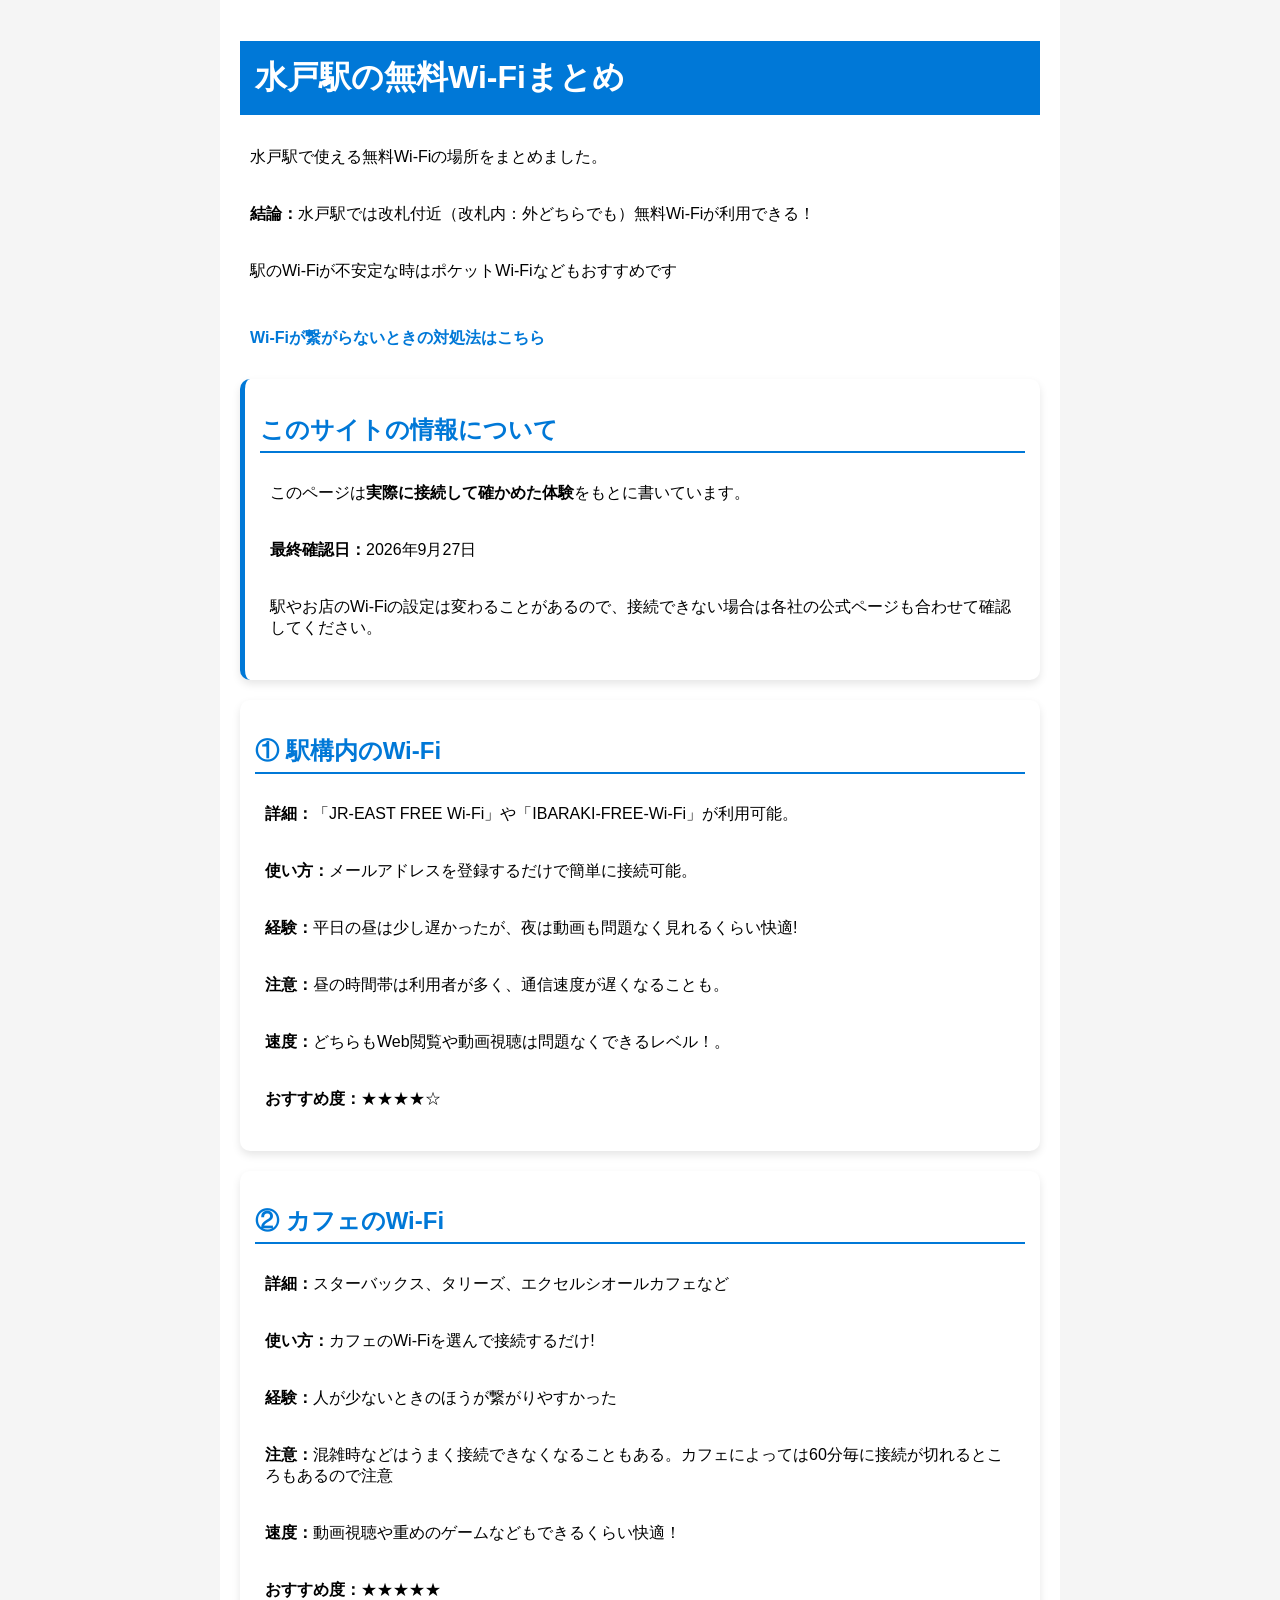
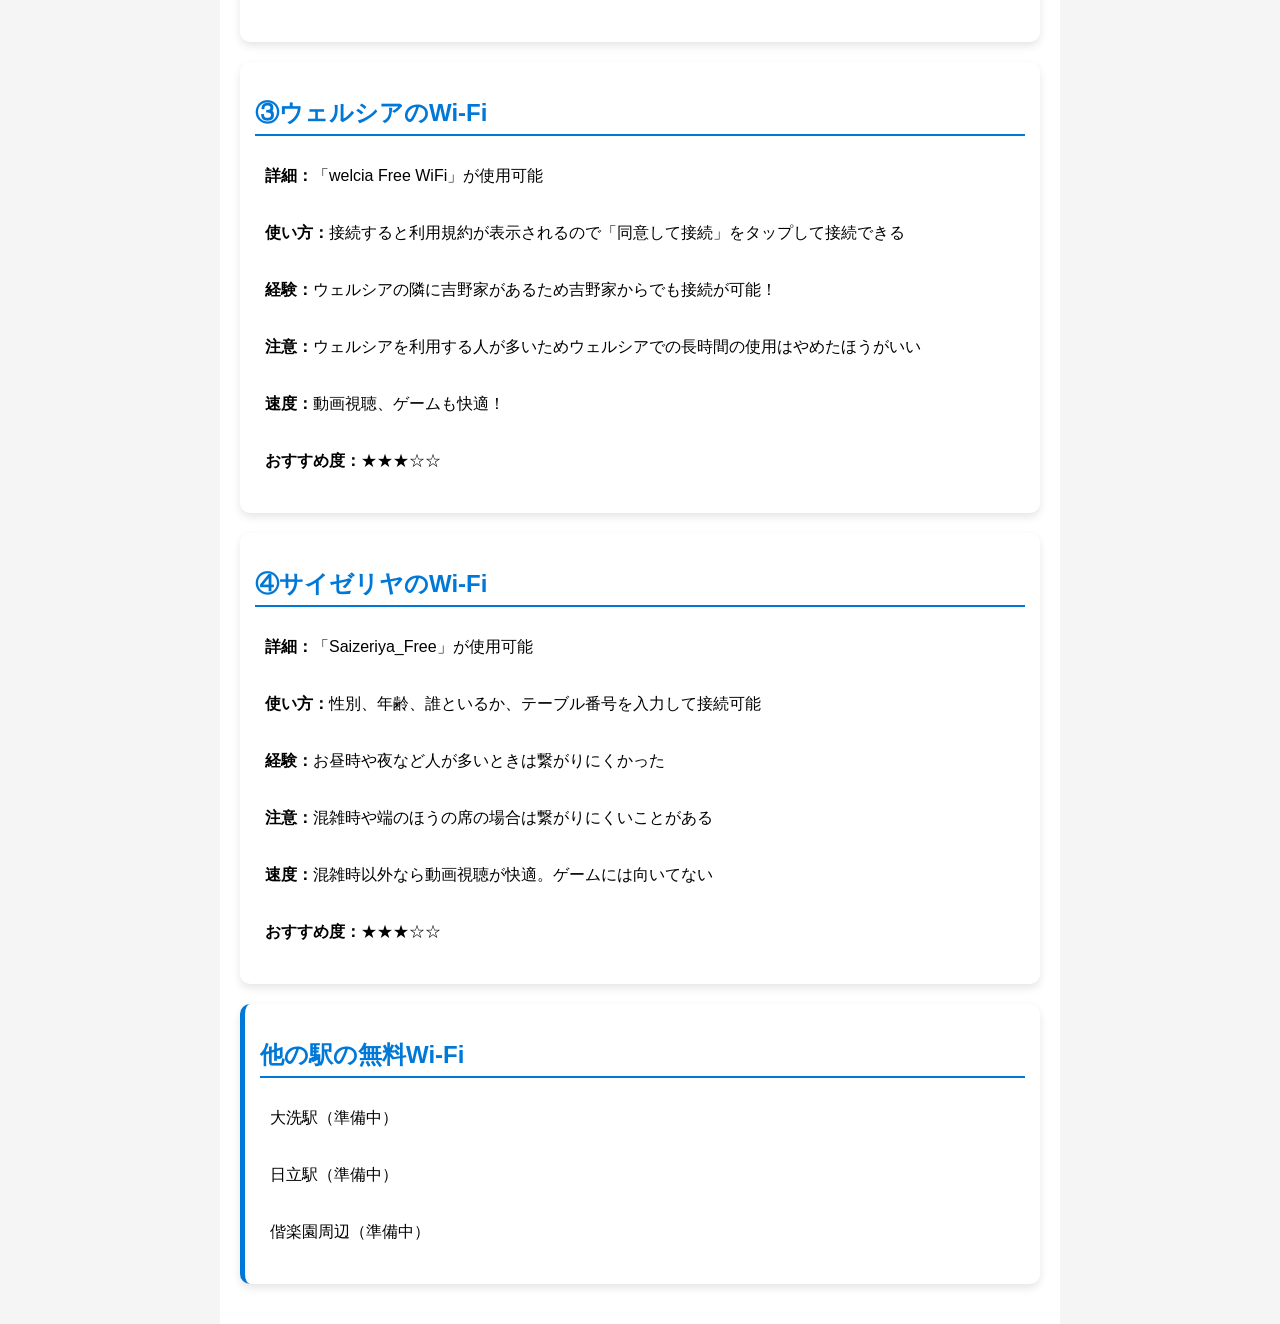
<file: index.html>
<!DOCTYPE html>
<html lang="ja">
<head>
    <meta charset="UTF-8">
    <title>水戸駅の無料Wi-Fiはどこ？改札内・カフェ・周辺スポットを実体験で解説</title>
    <link rel="stylesheet" href="style.css">
    <meta name="viewport" content="width=device-width, initial-scale=1.0">
    <meta name="description" content="水戸駅で使える無料Wi-Fiを、実際に接続した体験をもとに解説。JR-EAST FREE Wi-FiやIBARAKI-FREE-Wi-Fiの使い方、駅周辺のカフェやウェルシア・サイゼリヤのWi-Fiの速度や注意点をまとめました。">
</head>
<body>
<div class="container">

    <h1>水戸駅の無料Wi-Fiまとめ</h1>

    <p>水戸駅で使える無料Wi-Fiの場所をまとめました。</p>
    <p><strong>結論：</strong>水戸駅では改札付近（改札内：外どちらでも）無料Wi-Fiが利用できる！</p>
    <p>駅のWi-Fiが不安定な時はポケットWi-Fiなどもおすすめです</p>

    <p><a href="wifi-trouble.html">Wi-Fiが繋がらないときの対処法はこちら</a></p>

    <!-- ▼ ここから追加分：情報の信頼性を示すボックス。確認した日に書き換えて使う -->
    <div class="card">
        <h2>このサイトの情報について</h2>
        <p>このページは<strong>実際に接続して確かめた体験</strong>をもとに書いています。</p>
        <p><strong>最終確認日：</strong>2026年9月27日</p>
        <p>駅やお店のWi-Fiの設定は変わることがあるので、接続できない場合は各社の公式ページも合わせて確認してください。</p>
    </div>
    <!-- ▲ 追加分ここまで -->

    <div class="card">
   <h2>① 駅構内のWi-Fi</h2>
    <p><strong>詳細：</strong>「JR-EAST FREE Wi-Fi」や「IBARAKI-FREE-Wi-Fi」が利用可能。</p>
    <p><strong>使い方：</strong>メールアドレスを登録するだけで簡単に接続可能。</p>
    <p><strong>経験：</strong>平日の昼は少し遅かったが、夜は動画も問題なく見れるくらい快適!</p>
    <p><strong>注意：</strong>昼の時間帯は利用者が多く、通信速度が遅くなることも。</p>
    <p><strong>速度：</strong>どちらもWeb閲覧や動画視聴は問題なくできるレベル！。</p>
   <p><strong>おすすめ度：</strong>★★★★☆</p>
    </div>

    <div class="card">
    <h2>② カフェのWi-Fi</h2>
    <p><strong>詳細：</strong>スターバックス、タリーズ、エクセルシオールカフェなど</p>
    <p><strong>使い方：</strong>カフェのWi-Fiを選んで接続するだけ!</p>
    <p><strong>経験：</strong>人が少ないときのほうが繋がりやすかった</p>
    <p><strong>注意：</strong>混雑時などはうまく接続できなくなることもある。カフェによっては60分毎に接続が切れるところもあるので注意</p>

    <p><strong>速度：</strong>動画視聴や重めのゲームなどもできるくらい快適！</p>
    <p><strong>おすすめ度：</strong>★★★★★</p>
    </div>

    <div class="card">
    <h2>③ウェルシアのWi-Fi</h2>
    <p><strong>詳細：</strong>「welcia Free WiFi」が使用可能</p>
    <p><strong>使い方：</strong>接続すると利用規約が表示されるので「同意して接続」をタップして接続できる</p>
    <p><strong>経験：</strong>ウェルシアの隣に吉野家があるため吉野家からでも接続が可能！</p>
    <p><strong>注意：</strong>ウェルシアを利用する人が多いためウェルシアでの長時間の使用はやめたほうがいい</p>
    <p><strong>速度：</strong>動画視聴、ゲームも快適！</p>
    <p><strong>おすすめ度：</strong>★★★☆☆</p>
    </div>

    <div class="card">
    <h2>④サイゼリヤのWi-Fi</h2>
    <p><strong>詳細：</strong>「Saizeriya_Free」が使用可能</p>
    <p><strong>使い方：</strong>性別、年齢、誰といるか、テーブル番号を入力して接続可能</p>
    <p><strong>経験：</strong>お昼時や夜など人が多いときは繋がりにくかった</p>
    <p><strong>注意：</strong>混雑時や端のほうの席の場合は繋がりにくいことがある</p>
    <p><strong>速度：</strong>混雑時以外なら動画視聴が快適。ゲームには向いてない</p>
    <p><strong>おすすめ度：</strong>★★★☆☆</p>
    </div>

    <!-- ▼ ここから追加分：他の駅ページへの導線。ページを公開したら準備中をリンクに差し替える -->
    <div class="card">
    <h2>他の駅の無料Wi-Fi</h2>
    <p>大洗駅（準備中）</p>
    <p>日立駅（準備中）</p>
    <p>偕楽園周辺（準備中）</p>
    </div>
    <!-- ▲ 追加分ここまで -->

</div>
<script type="module" src="https://static.cloudflareinsights.com/beacon.min.js/v31edd6df95cf4e85bb4c19e7a9bdbcba1788362987495" integrity="sha512-iIg7k2xntmwu6/uSb5tpc/hySgZc4eoL31yB29W6tJFo2akwjPWcEqnCEdJvGexCL0KEQwVYv5BlowfhVz26hg==" data-cf-beacon='{"version":"2024.11.0","token":"4edd5f8ec12a48cfa682ab8261b80a79","spa":2}' crossorigin="anonymous"></script>
</body>
</html>
</file>
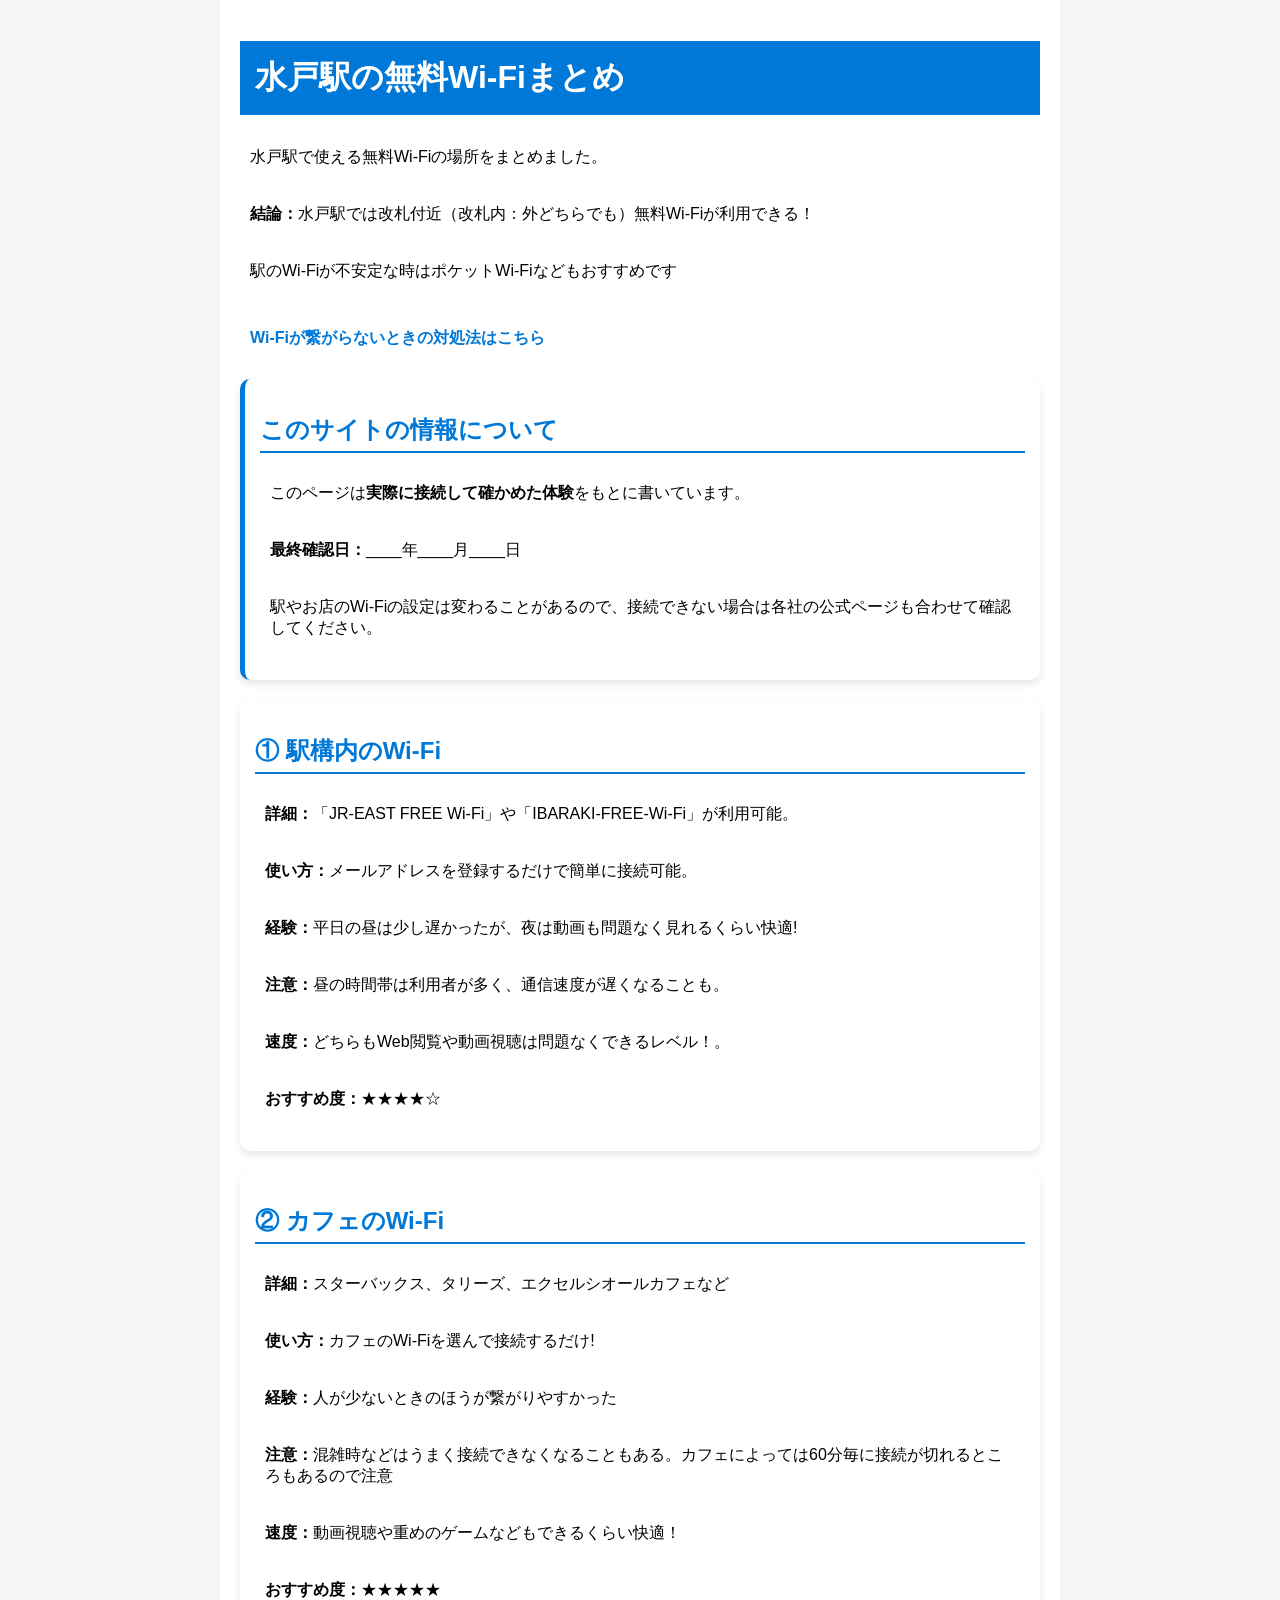
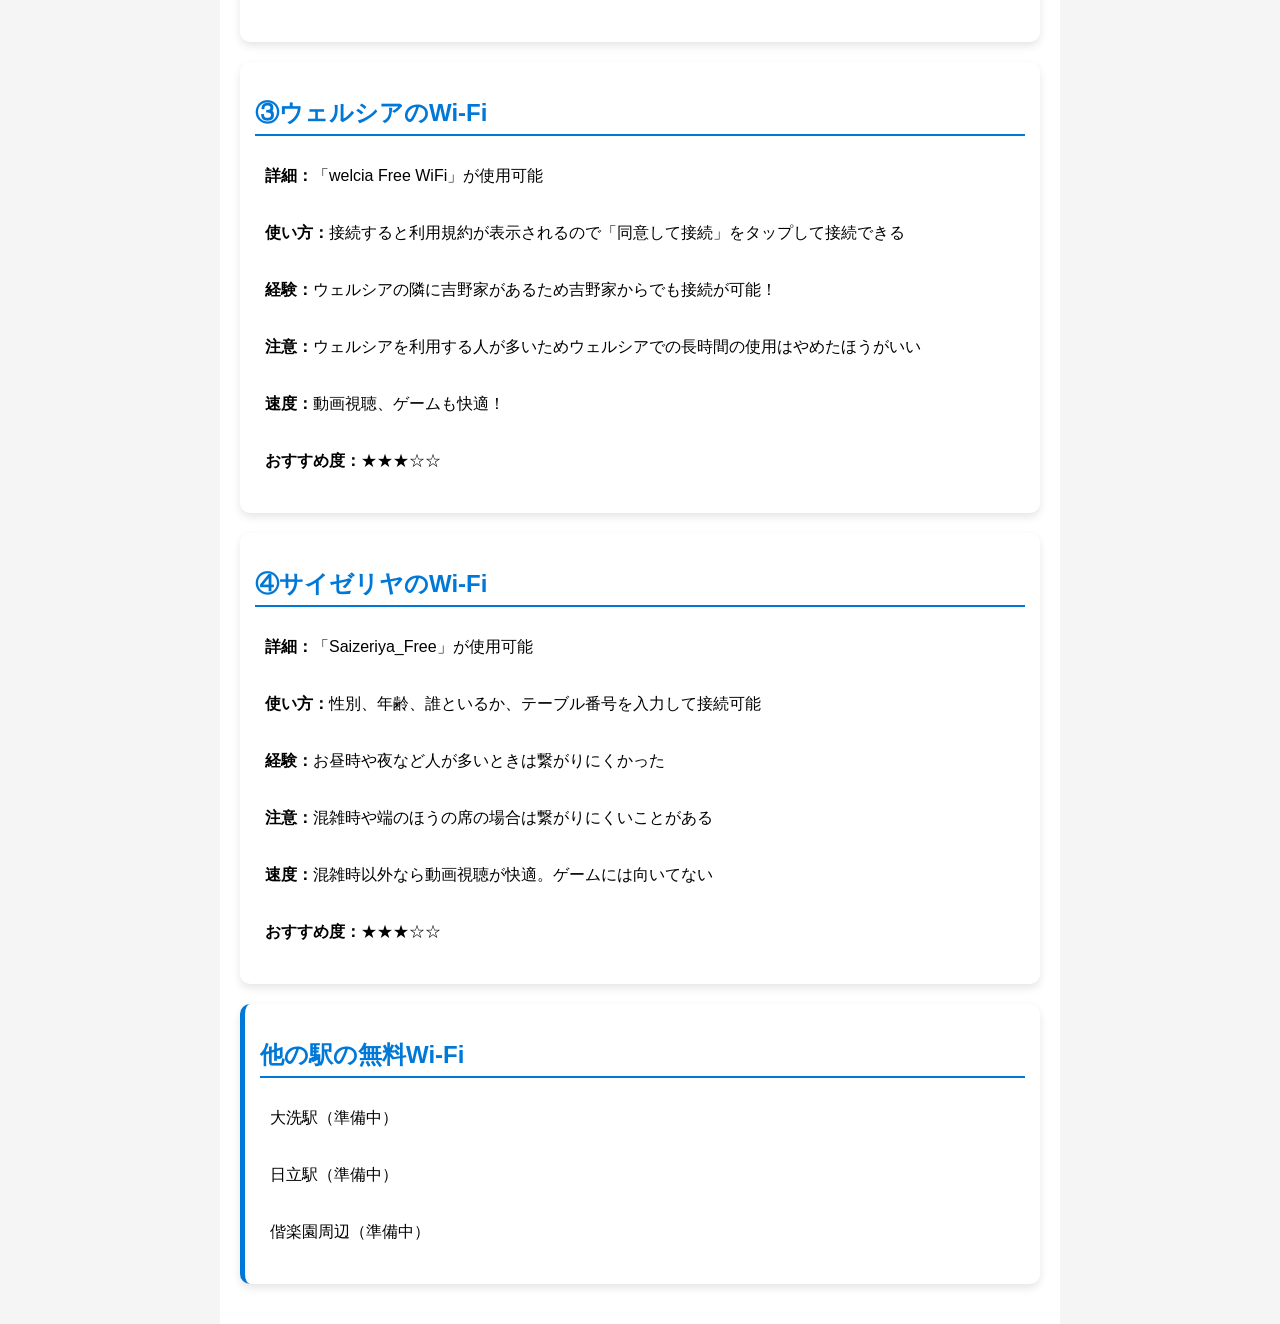
<file: index-improved.html>
<!DOCTYPE html>
<html lang="ja">
<head>
    <meta charset="UTF-8">
    <title>水戸駅の無料Wi-Fiはどこ？改札内・カフェ・周辺スポットを実体験で解説</title>
    <link rel="stylesheet" href="style.css">
    <meta name="viewport" content="width=device-width, initial-scale=1.0">
    <meta name="description" content="水戸駅で使える無料Wi-Fiを、実際に接続した体験をもとに解説。JR-EAST FREE Wi-FiやIBARAKI-FREE-Wi-Fiの使い方、駅周辺のカフェやウェルシア・サイゼリヤのWi-Fiの速度や注意点をまとめました。">
</head>
<body>
<div class="container">

    <h1>水戸駅の無料Wi-Fiまとめ</h1>

    <p>水戸駅で使える無料Wi-Fiの場所をまとめました。</p>
    <p><strong>結論：</strong>水戸駅では改札付近（改札内：外どちらでも）無料Wi-Fiが利用できる！</p>
    <p>駅のWi-Fiが不安定な時はポケットWi-Fiなどもおすすめです</p>

    <p><a href="wifi-trouble.html">Wi-Fiが繋がらないときの対処法はこちら</a></p>

    <!-- ▼ ここから追加分：情報の信頼性を示すボックス。確認した日に書き換えて使う -->
    <div class="card">
        <h2>このサイトの情報について</h2>
        <p>このページは<strong>実際に接続して確かめた体験</strong>をもとに書いています。</p>
        <p><strong>最終確認日：</strong>____年____月____日</p>
        <p>駅やお店のWi-Fiの設定は変わることがあるので、接続できない場合は各社の公式ページも合わせて確認してください。</p>
    </div>
    <!-- ▲ 追加分ここまで -->

    <div class="card">
   <h2>① 駅構内のWi-Fi</h2>
    <p><strong>詳細：</strong>「JR-EAST FREE Wi-Fi」や「IBARAKI-FREE-Wi-Fi」が利用可能。</p>
    <p><strong>使い方：</strong>メールアドレスを登録するだけで簡単に接続可能。</p>
    <p><strong>経験：</strong>平日の昼は少し遅かったが、夜は動画も問題なく見れるくらい快適!</p>
    <p><strong>注意：</strong>昼の時間帯は利用者が多く、通信速度が遅くなることも。</p>
    <p><strong>速度：</strong>どちらもWeb閲覧や動画視聴は問題なくできるレベル！。</p>
   <p><strong>おすすめ度：</strong>★★★★☆</p>
    </div>

    <div class="card">
    <h2>② カフェのWi-Fi</h2>
    <p><strong>詳細：</strong>スターバックス、タリーズ、エクセルシオールカフェなど</p>
    <p><strong>使い方：</strong>カフェのWi-Fiを選んで接続するだけ!</p>
    <p><strong>経験：</strong>人が少ないときのほうが繋がりやすかった</p>
    <p><strong>注意：</strong>混雑時などはうまく接続できなくなることもある。カフェによっては60分毎に接続が切れるところもあるので注意</p>

    <p><strong>速度：</strong>動画視聴や重めのゲームなどもできるくらい快適！</p>
    <p><strong>おすすめ度：</strong>★★★★★</p>
    </div>

    <div class="card">
    <h2>③ウェルシアのWi-Fi</h2>
    <p><strong>詳細：</strong>「welcia Free WiFi」が使用可能</p>
    <p><strong>使い方：</strong>接続すると利用規約が表示されるので「同意して接続」をタップして接続できる</p>
    <p><strong>経験：</strong>ウェルシアの隣に吉野家があるため吉野家からでも接続が可能！</p>
    <p><strong>注意：</strong>ウェルシアを利用する人が多いためウェルシアでの長時間の使用はやめたほうがいい</p>
    <p><strong>速度：</strong>動画視聴、ゲームも快適！</p>
    <p><strong>おすすめ度：</strong>★★★☆☆</p>
    </div>

    <div class="card">
    <h2>④サイゼリヤのWi-Fi</h2>
    <p><strong>詳細：</strong>「Saizeriya_Free」が使用可能</p>
    <p><strong>使い方：</strong>性別、年齢、誰といるか、テーブル番号を入力して接続可能</p>
    <p><strong>経験：</strong>お昼時や夜など人が多いときは繋がりにくかった</p>
    <p><strong>注意：</strong>混雑時や端のほうの席の場合は繋がりにくいことがある</p>
    <p><strong>速度：</strong>混雑時以外なら動画視聴が快適。ゲームには向いてない</p>
    <p><strong>おすすめ度：</strong>★★★☆☆</p>
    </div>

    <!-- ▼ ここから追加分：他の駅ページへの導線。ページを公開したら準備中をリンクに差し替える -->
    <div class="card">
    <h2>他の駅の無料Wi-Fi</h2>
    <p>大洗駅（準備中）</p>
    <p>日立駅（準備中）</p>
    <p>偕楽園周辺（準備中）</p>
    </div>
    <!-- ▲ 追加分ここまで -->

</div>
<script type="module" src="https://static.cloudflareinsights.com/beacon.min.js/v31edd6df95cf4e85bb4c19e7a9bdbcba1788362987495" integrity="sha512-iIg7k2xntmwu6/uSb5tpc/hySgZc4eoL31yB29W6tJFo2akwjPWcEqnCEdJvGexCL0KEQwVYv5BlowfhVz26hg==" data-cf-beacon='{"version":"2024.11.0","token":"4edd5f8ec12a48cfa682ab8261b80a79","spa":2}' crossorigin="anonymous"></script>
</body>
</html>
</file>
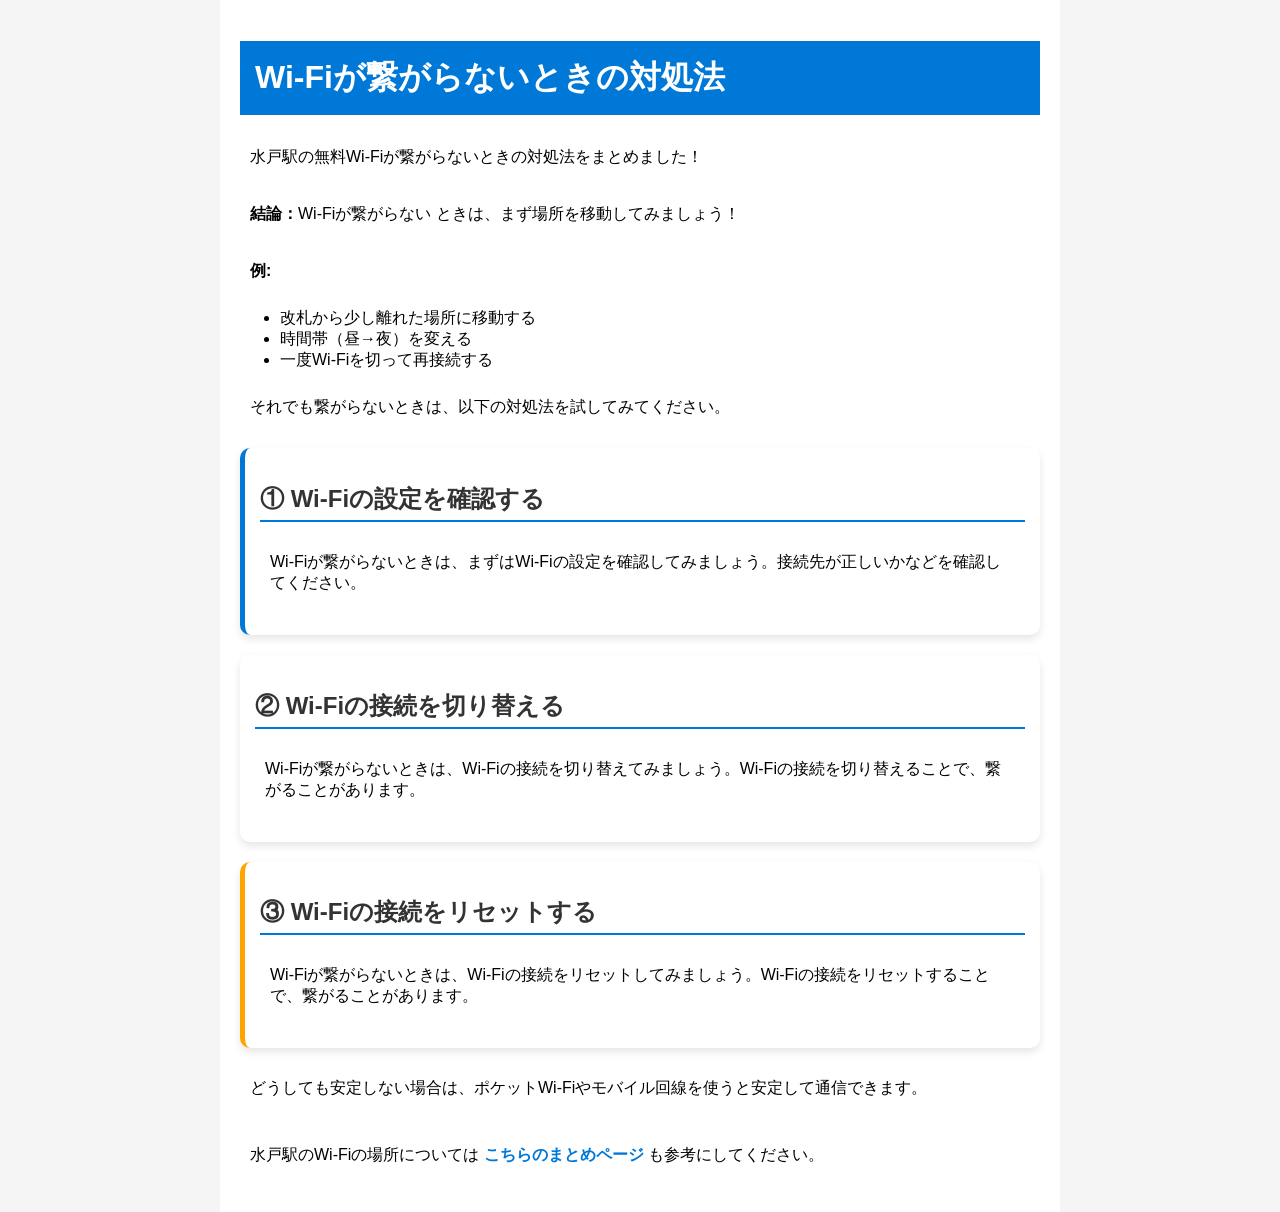
<file: wifi-trouble.html>
<!DOCTYPE html>
<html lang="ja">
<head>
    <meta charset="UTF-8">
    <title>wifiが繋がらないときの対処法</title>
    <link rel="stylesheet" href="wifi-trouble style.css">
    <meta name="viewport" content="width=device-width, initial-scale=1.0">
</head>
<div class="container">
    <h1>Wi-Fiが繋がらないときの対処法</h1>
    <p>水戸駅の無料Wi-Fiが繋がらないときの対処法をまとめました！</p>
    <p><strong>結論：</strong>Wi-Fiが繋がらない ときは、まず場所を移動してみましょう！</p>
    <p><strong>例:</strong><ul>
    <li>改札から少し離れた場所に移動する</li>
    <li>時間帯（昼→夜）を変える</li>
    <li>一度Wi-Fiを切って再接続する</li>
</ul>
    <p>それでも繋がらないときは、以下の対処法を試してみてください。</p>
    <div class="card">
    <h2>① Wi-Fiの設定を確認する</h2>
    <p>Wi-Fiが繋がらないときは、まずはWi-Fiの設定を確認してみましょう。接続先が正しいかなどを確認してください。</p>
    </div>

    <div class="card">
    <h2>② Wi-Fiの接続を切り替える</h2>
    <p>Wi-Fiが繋がらないときは、Wi-Fiの接続を切り替えてみましょう。Wi-Fiの接続を切り替えることで、繋がることがあります。</p>
    </div>

    <div class="card">
    <h2>③ Wi-Fiの接続をリセットする</h2>    
    <p>Wi-Fiが繋がらないときは、Wi-Fiの接続をリセットしてみましょう。Wi-Fiの接続をリセットすることで、繋がることがあります。</p>
    </div>
    
    <p>
どうしても安定しない場合は、ポケットWi-Fiやモバイル回線を使うと安定して通信できます。
</p>

<p>
水戸駅のWi-Fiの場所については
<a href="index.html">こちらのまとめページ</a>
も参考にしてください。
</p>
    
   
</div>
</html>
</file>
<file: style.css>
body {
    font-family: Arial, sans-serif;
    background-color: #f5f5f5;
    margin: 0;
    padding: 0;
}

h1 {
    background-color: #0078D7;
    color: white;
    padding: 15px;
}

h2 {
    color: #0078D7;
    border-bottom: 2px solid #0078D7;
    padding-bottom: 5px;
}

p {
    padding: 10px;
}
.container {
    width: 90%;
    max-width: 800px;
    margin: auto;
    background-color: white;
    padding: 20px;
}
.card {
    background-color: white;
    margin: 20px 0;
    padding: 15px;
    border-radius: 10px;
    box-shadow: 0 4px 8px rgba(0, 0, 0, 0.1);
}
.card:hover {
    transform: translateY(-5px);
    transition: 0.3s;
}
@media (max-width: 600px) {
    h1 {
        font-size: 20px;
    }

    .card {
        padding: 10px;
    }
}

a {
    display: inline-block;
    margin-top: 10px;
    color: #0078D7;
    text-decoration: none;
    font-weight: bold;
}

a:hover {
    text-decoration: underline;
}
.card:first-of-type {
    border-left: 5px solid #0078D7;
}

.card:second-of-type {
    border-left: 5px solid #0078D7;
}

.card:third-of-type {
    border-left: 5px solid #0078D7;
}

.card:last-of-type {
    border-left: 5px solid #0078D7;
}
</file>
<file: wifi-trouble style.css>
body {
    font-family: Arial, sans-serif;
    background-color: #f5f5f5;
    margin: 0;
    padding: 0;
}

h1 {
    background-color: #0078D7;
    color: white;
    padding: 15px;
}

h2 {
    color: #0078D7;
    border-bottom: 2px solid #0078D7;
    padding-bottom: 5px;
}

p {
    padding: 10px;
}
.container {
    width: 90%;
    max-width: 800px;
    margin: auto;
    background-color: white;
    padding: 20px;
}
.card {
    background-color: white;
    margin: 20px 0;
    padding: 15px;
    border-radius: 10px;
    box-shadow: 0 4px 8px rgba(0, 0, 0, 0.1);
}
.card:hover {
    transform: translateY(-5px);
    transition: 0.3s;
}
@media (max-width: 600px) {
    h1 {
        font-size: 20px;
    }

    .card {
        padding: 10px;
    }
}

a {
    display: inline-block;
    margin-top: 10px;
    color: #0078D7;
    text-decoration: none;
    font-weight: bold;
}

a:hover {
    text-decoration: underline;
}

/* 見出しを強調 */
.card h2 {
    color: #333;
}

/* 結論カードを目立たせる */
.card:first-of-type {
    border-left: 5px solid #0078D7;
}

/* 対処法カードだけ色変える */
.card:nth-of-type(3) {
    border-left: 5px solid green;
}

/* 最後のカード（おすすめ）を強調 */
.card:last-of-type {
    border-left: 5px solid orange;
}
</file>
